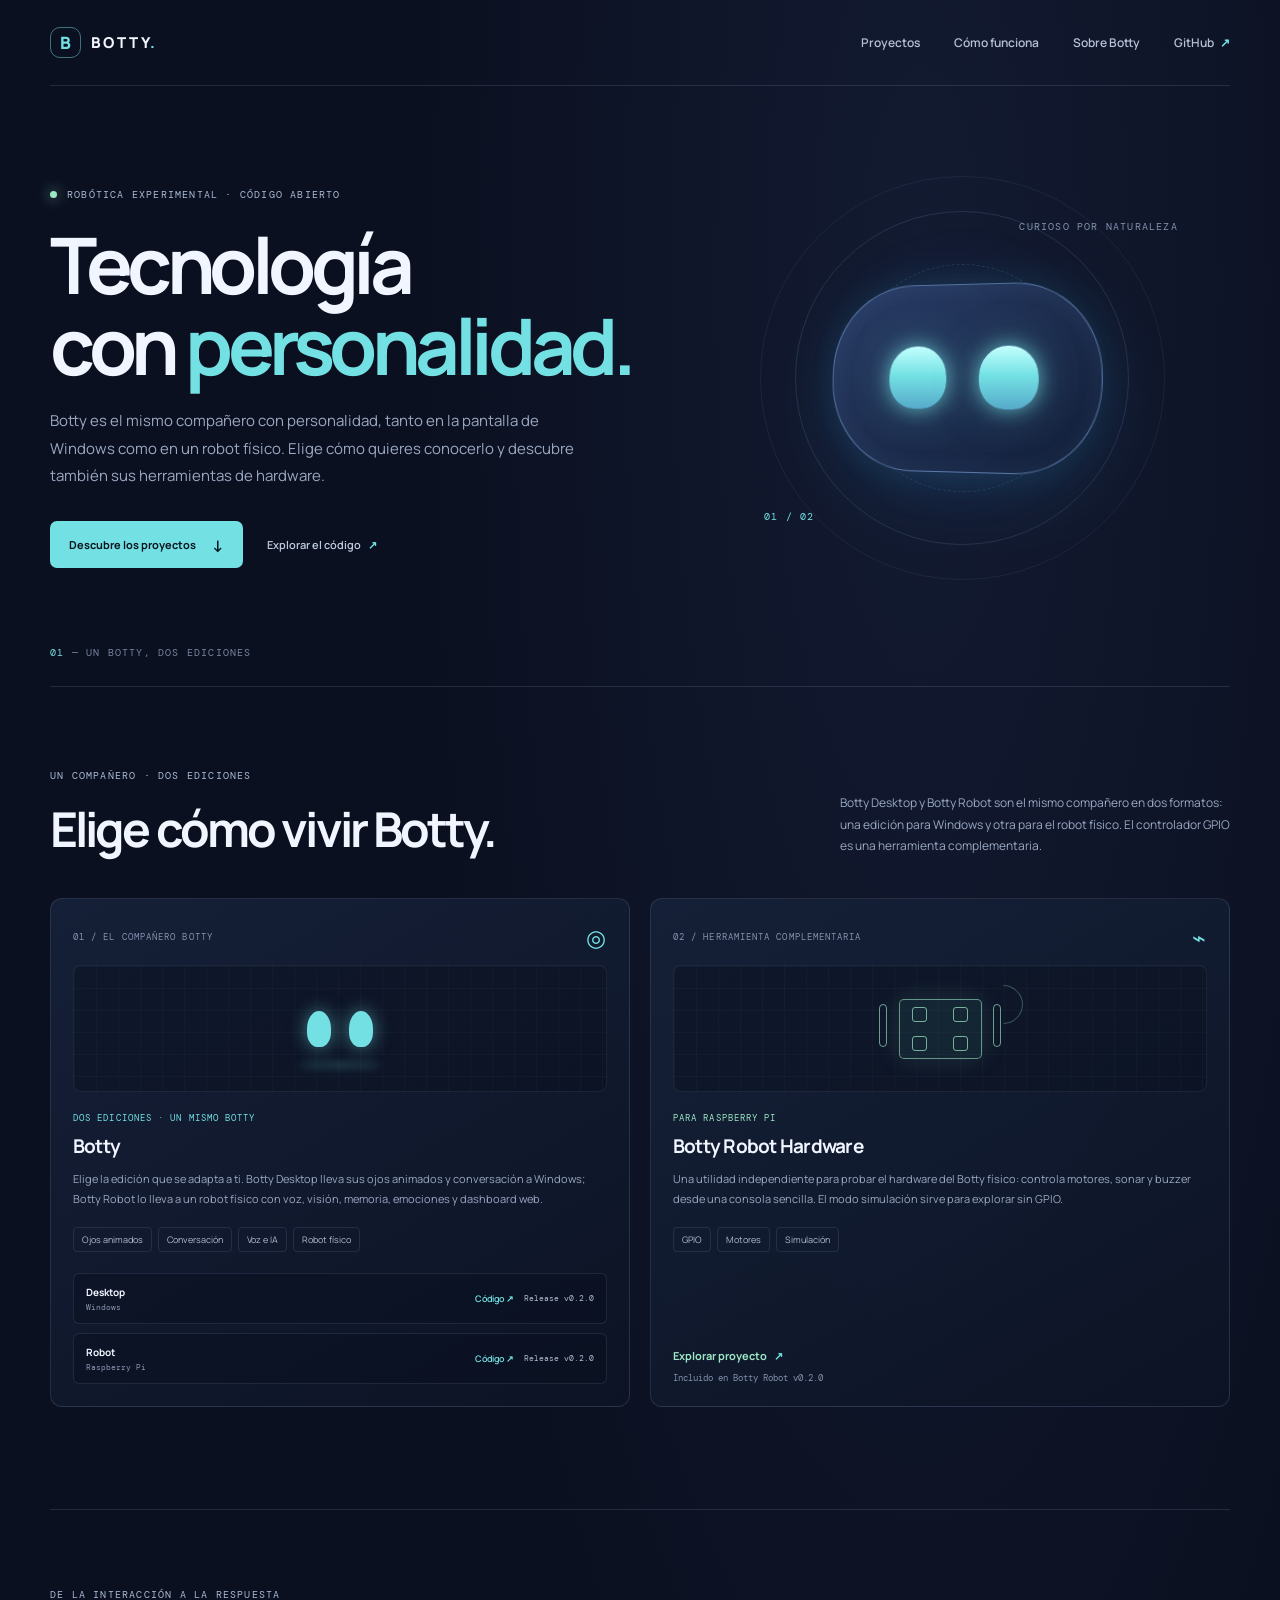
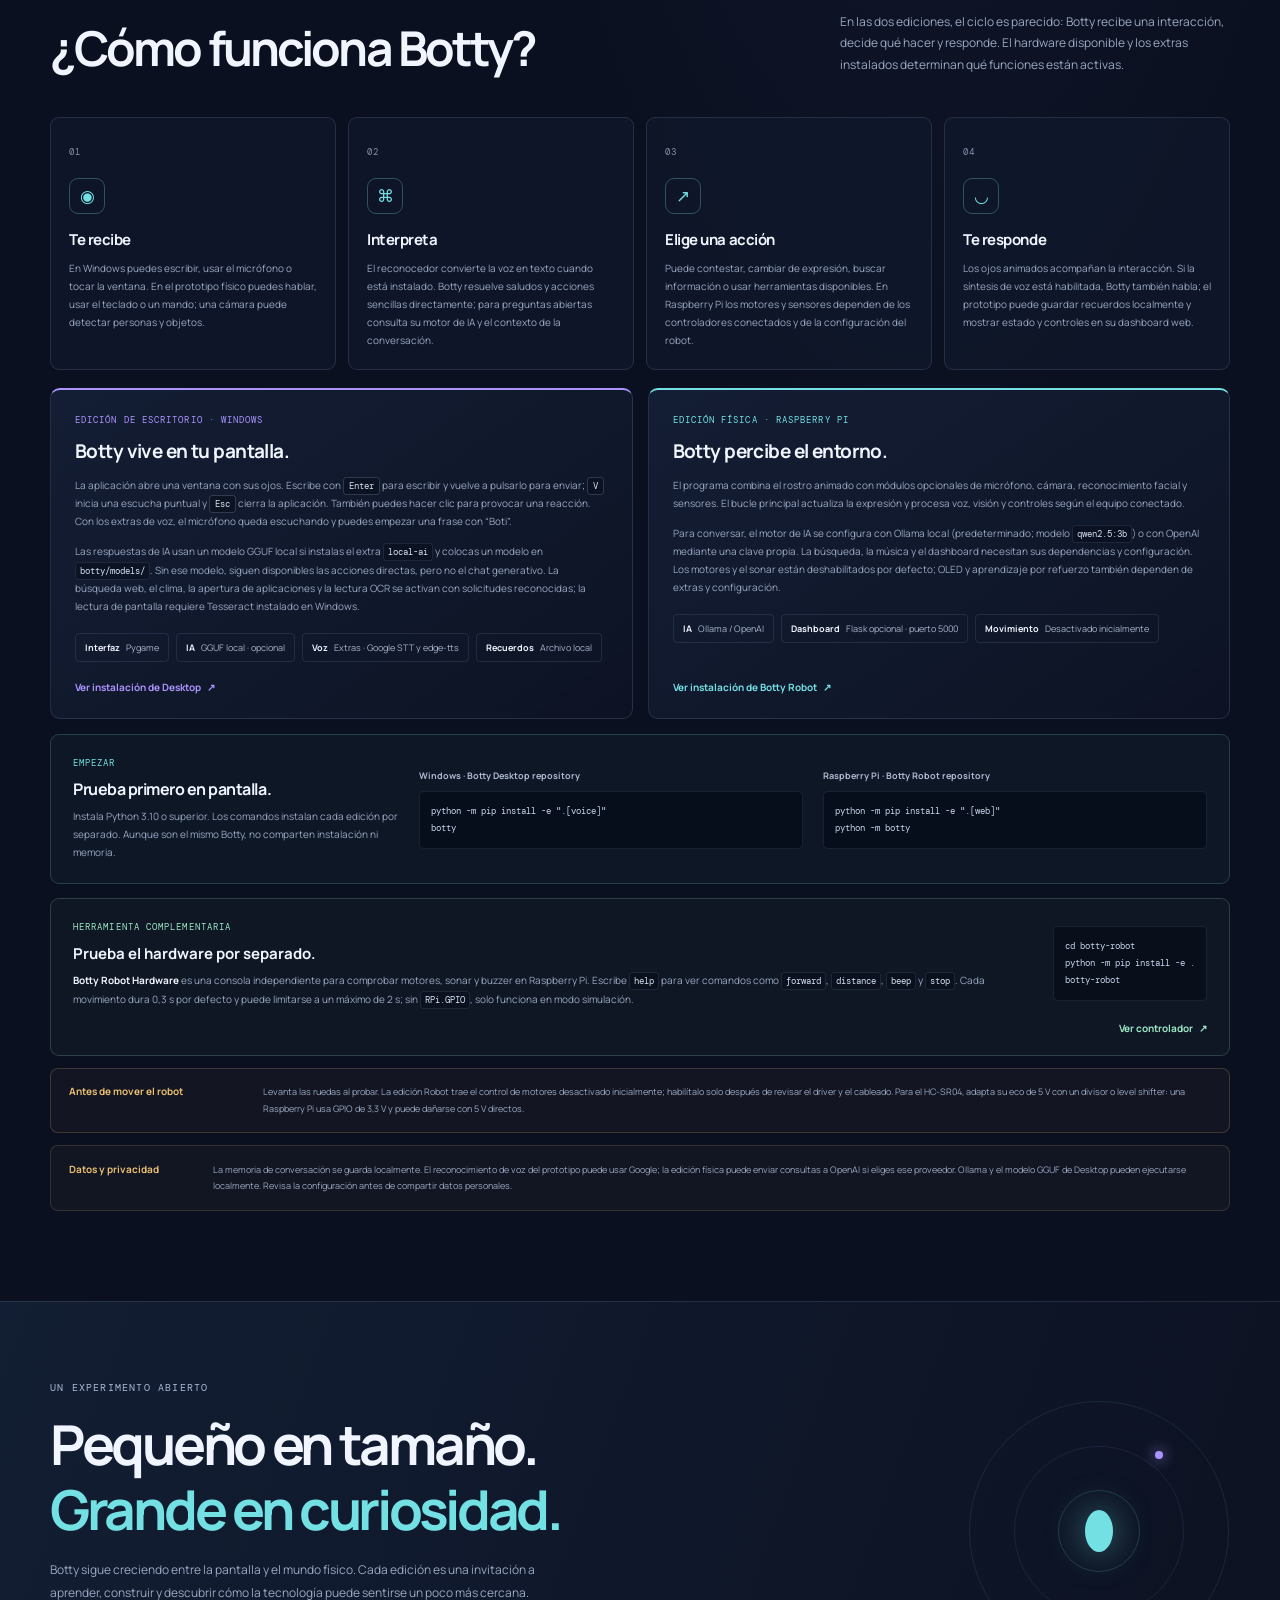
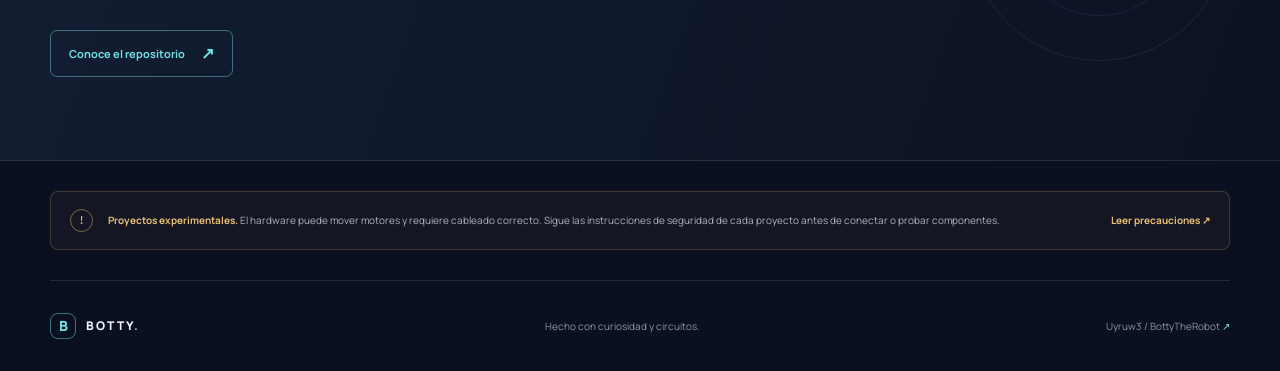
<file: docs/index.html>
<!doctype html>
<html lang="es">
  <head>
    <meta charset="utf-8">
    <meta name="viewport" content="width=device-width, initial-scale=1">
    <meta name="theme-color" content="#0b1020">
    <meta
      name="description"
      content="Conoce cómo funciona Botty: la misma personalidad en escritorio Windows y robot Raspberry Pi, con guía de uso, IA, voz, privacidad y hardware."
    >
    <title>Botty — robótica con personalidad</title>
    <link rel="stylesheet" href="styles.css">
  </head>
  <body>
    <header class="site-header">
      <a class="brand" href="#inicio" aria-label="Botty, inicio">
        <span class="brand-mark" aria-hidden="true">B</span>
        <span>BOTTY<span class="brand-dot">.</span></span>
      </a>
      <nav aria-label="Navegación principal">
        <a href="#proyectos">Proyectos</a>
        <a href="#funcionamiento">Cómo funciona</a>
        <a href="#filosofia">Sobre Botty</a>
        <a class="nav-link" href="https://github.com/Uyruw3/BottyTheRobot">GitHub <span aria-hidden="true">↗</span></a>
      </nav>
    </header>

    <main>
      <section class="hero" id="inicio">
        <div class="hero-copy">
          <p class="eyebrow"><span class="status-dot"></span> ROBÓTICA EXPERIMENTAL · CÓDIGO ABIERTO</p>
          <h1>Tecnología<br>con <span>personalidad.</span></h1>
          <p class="hero-description">
            Botty es el mismo compañero con personalidad, tanto en la pantalla
            de Windows como en un robot físico. Elige cómo quieres conocerlo y
            descubre también sus herramientas de hardware.
          </p>
          <div class="hero-actions">
            <a class="button button-primary" href="#proyectos">Descubre los proyectos <span aria-hidden="true">↓</span></a>
            <a class="text-link" href="https://github.com/Uyruw3/BottyTheRobot">Explorar el código <span aria-hidden="true">↗</span></a>
          </div>
        </div>
        <div class="botty-orbit" role="img" aria-label="Ilustración abstracta de los ojos de Botty">
          <div class="orbit orbit-one"></div>
          <div class="orbit orbit-two"></div>
          <div class="botty-face">
            <span class="eye eye-left"></span>
            <span class="eye eye-right"></span>
          </div>
          <span class="orbit-label">CURIOSO POR NATURALEZA</span>
          <span class="orbit-coord">01 / 02</span>
        </div>
        <div class="hero-index" aria-hidden="true"><span>01</span> — UN BOTTY, DOS EDICIONES</div>
      </section>

      <section class="projects section-wrap" id="proyectos">
        <div class="section-heading">
          <div>
            <p class="eyebrow">UN COMPAÑERO · DOS EDICIONES</p>
            <h2>Elige cómo vivir Botty.</h2>
          </div>
          <p class="section-intro">
            Botty Desktop y Botty Robot son el mismo compañero en dos
            formatos: una edición para Windows y otra para el robot físico.
            El controlador GPIO es una herramienta complementaria.
          </p>
        </div>

        <div class="project-grid">
          <article class="project-card card-prototype">
            <div class="card-topline"><span>01 / EL COMPAÑERO BOTTY</span><span class="card-symbol" aria-hidden="true">◎</span></div>
            <div class="project-illustration illustration-prototype" aria-hidden="true">
              <span class="illustration-eye"></span><span class="illustration-eye"></span>
              <span class="illustration-base"></span>
            </div>
            <p class="project-kicker">DOS EDICIONES · UN MISMO BOTTY</p>
            <h3>Botty</h3>
            <p class="project-description">
              Elige la edición que se adapta a ti. Botty Desktop lleva sus ojos
              animados y conversación a Windows; Botty Robot lo lleva a un
              robot físico con voz, visión, memoria, emociones y dashboard web.
            </p>
            <ul class="tag-list" aria-label="Funciones de Botty">
              <li>Ojos animados</li><li>Conversación</li><li>Voz e IA</li><li>Robot físico</li>
            </ul>
            <div class="edition-links">
              <div class="edition-link">
                <span><strong>Desktop</strong><small>Windows</small></span>
                <a href="https://github.com/Uyruw3/BottyDesktop">Código <span aria-hidden="true">↗</span></a>
                <a href="https://github.com/Uyruw3/BottyDesktop/releases/tag/v0.2.0">Release v0.2.0</a>
              </div>
              <div class="edition-link">
                <span><strong>Robot</strong><small>Raspberry Pi</small></span>
                <a href="https://github.com/Uyruw3/BottyRobot">Código <span aria-hidden="true">↗</span></a>
                <a href="https://github.com/Uyruw3/BottyRobot/releases/tag/v0.2.0">Release v0.2.0</a>
              </div>
            </div>
          </article>

          <article class="project-card card-hardware">
            <div class="card-topline"><span>02 / HERRAMIENTA COMPLEMENTARIA</span><span class="card-symbol" aria-hidden="true">⌁</span></div>
            <div class="project-illustration illustration-hardware" aria-hidden="true">
              <span class="hardware-wheel wheel-left"></span>
              <span class="hardware-board"><i></i><i></i><i></i><i></i></span>
              <span class="hardware-wheel wheel-right"></span>
              <span class="hardware-wave"></span>
            </div>
            <p class="project-kicker">PARA RASPBERRY PI</p>
            <h3>Botty Robot Hardware</h3>
            <p class="project-description">
              Una utilidad independiente para probar el hardware del Botty
              físico: controla motores, sonar y buzzer desde una consola
              sencilla. El modo simulación sirve para explorar sin GPIO.
            </p>
            <ul class="tag-list" aria-label="Funciones principales">
              <li>GPIO</li><li>Motores</li><li>Simulación</li>
            </ul>
            <a class="card-link" href="https://github.com/Uyruw3/BottyRobot/tree/main/botty-robot">
              Explorar proyecto <span aria-hidden="true">↗</span>
            </a>
            <a class="release-link" href="https://github.com/Uyruw3/BottyRobot/releases/tag/v0.2.0">Incluido en Botty Robot v0.2.0</a>
          </article>
        </div>
      </section>

      <section class="how-it-works section-wrap" id="funcionamiento">
        <div class="section-heading">
          <div>
            <p class="eyebrow">DE LA INTERACCIÓN A LA RESPUESTA</p>
            <h2>¿Cómo funciona Botty?</h2>
          </div>
          <p class="section-intro">
            En las dos ediciones, el ciclo es parecido: Botty recibe una
            interacción, decide qué hacer y responde. El hardware disponible
            y los extras instalados determinan qué funciones están activas.
          </p>
        </div>

        <ol class="flow-grid">
          <li class="flow-card">
            <span class="flow-number">01</span>
            <span class="flow-icon" aria-hidden="true">◉</span>
            <h3>Te recibe</h3>
            <p>
              En Windows puedes escribir, usar el micrófono o tocar la ventana.
              En el prototipo físico puedes hablar, usar el teclado o un mando;
              una cámara puede detectar personas y objetos.
            </p>
          </li>
          <li class="flow-card">
            <span class="flow-number">02</span>
            <span class="flow-icon" aria-hidden="true">⌘</span>
            <h3>Interpreta</h3>
            <p>
              El reconocedor convierte la voz en texto cuando está instalado.
              Botty resuelve saludos y acciones sencillas directamente; para
              preguntas abiertas consulta su motor de IA y el contexto de la
              conversación.
            </p>
          </li>
          <li class="flow-card">
            <span class="flow-number">03</span>
            <span class="flow-icon" aria-hidden="true">↗</span>
            <h3>Elige una acción</h3>
            <p>
              Puede contestar, cambiar de expresión, buscar información o usar
              herramientas disponibles. En Raspberry Pi los motores y sensores
              dependen de los controladores conectados y de la configuración
              del robot.
            </p>
          </li>
          <li class="flow-card">
            <span class="flow-number">04</span>
            <span class="flow-icon" aria-hidden="true">◡</span>
            <h3>Te responde</h3>
            <p>
              Los ojos animados acompañan la interacción. Si la síntesis de voz
              está habilitada, Botty también habla; el prototipo puede guardar
              recuerdos localmente y mostrar estado y controles en su dashboard
              web.
            </p>
          </li>
        </ol>

        <div class="edition-details">
          <article class="detail-panel detail-desktop">
            <p class="eyebrow">EDICIÓN DE ESCRITORIO · WINDOWS</p>
            <h3>Botty vive en tu pantalla.</h3>
            <p>
              La aplicación abre una ventana con sus ojos. Escribe con
              <kbd>Enter</kbd> para escribir y vuelve a pulsarlo para enviar;
              <kbd>V</kbd> inicia una escucha puntual y <kbd>Esc</kbd> cierra la
              aplicación. También puedes hacer clic para provocar una reacción.
              Con los extras de voz, el micrófono queda escuchando y puedes
              empezar una frase con “Boti”.
            </p>
            <p>
              Las respuestas de IA usan un modelo GGUF local si instalas el
              extra <code>local-ai</code> y colocas un modelo en
              <code>botty/models/</code>. Sin ese modelo, siguen disponibles
              las acciones directas, pero no el chat generativo. La búsqueda
              web, el clima, la apertura de aplicaciones y la lectura OCR se
              activan con solicitudes reconocidas; la lectura de pantalla
              requiere Tesseract instalado en Windows.
            </p>
            <div class="detail-facts">
              <span><strong>Interfaz</strong> Pygame</span>
              <span><strong>IA</strong> GGUF local · opcional</span>
              <span><strong>Voz</strong> Extras · Google STT y edge-tts</span>
              <span><strong>Recuerdos</strong> Archivo local</span>
            </div>
            <a class="detail-link" href="https://github.com/Uyruw3/BottyDesktop/releases/tag/v0.2.0">Ver instalación de Desktop <span aria-hidden="true">↗</span></a>
          </article>

          <article class="detail-panel detail-robot">
            <p class="eyebrow">EDICIÓN FÍSICA · RASPBERRY PI</p>
            <h3>Botty percibe el entorno.</h3>
            <p>
              El programa combina el rostro animado con módulos opcionales de
              micrófono, cámara, reconocimiento facial y sensores. El bucle
              principal actualiza la expresión y procesa voz, visión y
              controles según el equipo conectado.
            </p>
            <p>
              Para conversar, el motor de IA se configura con Ollama local
              (predeterminado; modelo <code>qwen2.5:3b</code>) o con OpenAI
              mediante una clave propia. La búsqueda, la música y el dashboard
              necesitan sus dependencias y configuración. Los motores y el
              sonar están deshabilitados por defecto; OLED y aprendizaje por
              refuerzo también dependen de extras y configuración.
            </p>
            <div class="detail-facts">
              <span><strong>IA</strong> Ollama / OpenAI</span>
              <span><strong>Dashboard</strong> Flask opcional · puerto 5000</span>
              <span><strong>Movimiento</strong> Desactivado inicialmente</span>
            </div>
            <a class="detail-link" href="https://github.com/Uyruw3/BottyRobot/releases/tag/v0.2.0">Ver instalación de Botty Robot <span aria-hidden="true">↗</span></a>
          </article>
        </div>

        <aside class="setup-panel">
          <div>
            <p class="eyebrow">EMPEZAR</p>
            <h3>Prueba primero en pantalla.</h3>
            <p>
              Instala Python 3.10 o superior. Los comandos instalan cada edición
              por separado. Aunque son el mismo Botty, no comparten instalación
              ni memoria.
            </p>
          </div>
          <div class="setup-command">
            <span>Windows · Botty Desktop repository</span>
            <code>python -m pip install -e ".[voice]"<br>botty</code>
          </div>
          <div class="setup-command">
            <span>Raspberry Pi · Botty Robot repository</span>
            <code>python -m pip install -e ".[web]"<br>python -m botty</code>
          </div>
        </aside>

        <div class="hardware-how">
          <div>
            <p class="eyebrow">HERRAMIENTA COMPLEMENTARIA</p>
            <h3>Prueba el hardware por separado.</h3>
            <p>
              <strong>Botty Robot Hardware</strong> es una consola independiente
              para comprobar motores, sonar y buzzer en Raspberry Pi. Escribe
              <code>help</code> para ver comandos como <code>forward</code>,
              <code>distance</code>, <code>beep</code> y <code>stop</code>.
              Cada movimiento dura 0,3 s por defecto y puede limitarse a un
              máximo de 2 s; sin <code>RPi.GPIO</code>, solo funciona en modo
              simulación.
            </p>
          </div>
          <code class="hardware-install">cd botty-robot<br>python -m pip install -e .<br>botty-robot</code>
          <a class="detail-link" href="https://github.com/Uyruw3/BottyRobot/releases/tag/v0.2.0">Ver controlador <span aria-hidden="true">↗</span></a>
        </div>

        <aside class="robot-config-note">
          <strong>Antes de mover el robot</strong>
          <p>
            Levanta las ruedas al probar. La edición Robot trae el control
            de motores desactivado inicialmente; habilítalo solo después de
            revisar el driver y el cableado. Para el HC-SR04, adapta su eco de
            5 V con un divisor o level shifter: una Raspberry Pi usa GPIO de
            3,3 V y puede dañarse con 5 V directos.
          </p>
        </aside>

        <aside class="privacy-panel">
          <strong>Datos y privacidad</strong>
          <p>
            La memoria de conversación se guarda localmente. El reconocimiento
            de voz del prototipo puede usar Google; la edición física puede
            enviar consultas a OpenAI si eliges ese proveedor. Ollama y el
            modelo GGUF de Desktop pueden ejecutarse localmente. Revisa la
            configuración antes de compartir datos personales.
          </p>
        </aside>
      </section>

      <section class="manifesto" id="filosofia">
        <div class="manifesto-inner">
          <p class="eyebrow">UN EXPERIMENTO ABIERTO</p>
          <h2>Pequeño en tamaño.<br><span>Grande en curiosidad.</span></h2>
          <p>
            Botty sigue creciendo entre la pantalla y el mundo físico. Cada
            edición es una invitación a aprender, construir y descubrir cómo
            la tecnología puede sentirse un poco más cercana.
          </p>
          <a class="button button-outline" href="https://github.com/Uyruw3/BottyTheRobot">Conoce el repositorio <span aria-hidden="true">↗</span></a>
        </div>
        <div class="manifesto-orbit" aria-hidden="true"><span></span><i></i></div>
      </section>

      <aside class="safety-note">
        <span class="safety-icon" aria-hidden="true">!</span>
        <p><strong>Proyectos experimentales.</strong> El hardware puede mover motores y requiere cableado correcto. Sigue las instrucciones de seguridad de cada proyecto antes de conectar o probar componentes.</p>
        <a href="https://github.com/Uyruw3/BottyRobot/tree/main/botty-robot#requirements-and-wiring">Leer precauciones <span aria-hidden="true">↗</span></a>
      </aside>
    </main>

    <footer class="site-footer">
      <a class="brand" href="#inicio"><span class="brand-mark" aria-hidden="true">B</span><span>BOTTY<span class="brand-dot">.</span></span></a>
      <p>Hecho con curiosidad y circuitos.</p>
      <a href="https://github.com/Uyruw3/BottyTheRobot">Uyruw3 / BottyTheRobot <span aria-hidden="true">↗</span></a>
    </footer>
  </body>
</html>
</file>
<file: docs/styles.css>
@import url("https://fonts.googleapis.com/css2?family=DM+Mono:wght@400;500&family=Manrope:wght@400;500;600;700;800&display=swap");

:root {
  color-scheme: dark;
  --bg: #0b1020;
  --bg-soft: #10172a;
  --panel: #121b30;
  --line: rgba(174, 194, 231, 0.14);
  --text: #f1f5ff;
  --muted: #9aa8c2;
  --cyan: #73e1e3;
  --violet: #ab94ff;
  --mint: #9ce8c5;
  --mono: "DM Mono", Consolas, monospace;
  --sans: "Manrope", "Segoe UI", sans-serif;
}

* {
  box-sizing: border-box;
}

html {
  scroll-behavior: smooth;
}

body {
  min-width: 320px;
  margin: 0;
  background:
    radial-gradient(ellipse at 72% 8%, rgba(75, 105, 177, 0.12), transparent 32rem),
    var(--bg);
  color: var(--text);
  font-family: var(--sans);
  -webkit-font-smoothing: antialiased;
}

a {
  color: inherit;
  text-decoration: none;
}

a:focus-visible {
  outline: 2px solid var(--cyan);
  outline-offset: 5px;
}

.site-header,
.site-footer {
  display: flex;
  align-items: center;
  justify-content: space-between;
  width: min(1180px, calc(100% - 64px));
  margin: 0 auto;
}

.site-header {
  min-height: 86px;
  border-bottom: 1px solid var(--line);
}

.brand {
  display: inline-flex;
  align-items: center;
  gap: 10px;
  font-size: 15px;
  font-weight: 800;
  letter-spacing: 0.16em;
}

.brand-mark {
  display: grid;
  width: 31px;
  height: 31px;
  place-items: center;
  border: 1px solid rgba(115, 225, 227, 0.48);
  border-radius: 10px;
  color: var(--cyan);
  font-size: 17px;
  letter-spacing: 0;
}

.brand-dot {
  color: var(--cyan);
}

.site-header nav {
  display: flex;
  align-items: center;
  gap: 34px;
  color: #b6c0d5;
  font-size: 12px;
  font-weight: 600;
}

.site-header nav a,
.site-footer a,
.text-link,
.safety-note a {
  transition: color 160ms ease;
}

.site-header nav a:hover,
.site-footer a:hover,
.text-link:hover,
.safety-note a:hover {
  color: var(--cyan);
}

.nav-link span {
  margin-left: 4px;
  color: var(--cyan);
}

.hero {
  position: relative;
  display: grid;
  grid-template-columns: 1fr 0.88fr;
  align-items: center;
  gap: 36px;
  width: min(1180px, calc(100% - 64px));
  min-height: 570px;
  margin: 0 auto;
  padding: 72px 0 88px;
}

.hero-copy {
  position: relative;
  z-index: 1;
  max-width: 620px;
}

.eyebrow,
.project-kicker,
.card-topline,
.hero-index,
.orbit-label,
.orbit-coord {
  font-family: var(--mono);
  font-size: 10px;
  font-weight: 400;
  letter-spacing: 0.12em;
}

.eyebrow {
  display: flex;
  align-items: center;
  gap: 10px;
  margin: 0 0 23px;
  color: #a8bad5;
}

.status-dot {
  width: 7px;
  height: 7px;
  border-radius: 50%;
  background: var(--mint);
  box-shadow: 0 0 13px rgba(156, 232, 197, 0.8);
}

h1,
h2,
h3,
p {
  margin-top: 0;
}

h1 {
  margin-bottom: 21px;
  font-size: clamp(48px, 6.5vw, 78px);
  font-weight: 700;
  letter-spacing: -0.07em;
  line-height: 1.04;
}

h1 span,
.manifesto h2 span {
  color: var(--cyan);
}

.hero-description {
  max-width: 535px;
  margin-bottom: 31px;
  color: var(--muted);
  font-size: 15px;
  line-height: 1.85;
}

.hero-actions {
  display: flex;
  align-items: center;
  flex-wrap: wrap;
  gap: 24px;
}

.button {
  display: inline-flex;
  min-height: 47px;
  align-items: center;
  justify-content: center;
  gap: 16px;
  padding: 0 18px;
  border: 1px solid transparent;
  border-radius: 7px;
  font-size: 11px;
  font-weight: 700;
  transition: transform 160ms ease, background 160ms ease, border-color 160ms ease;
}

.button:hover {
  transform: translateY(-2px);
}

.button-primary {
  background: var(--cyan);
  color: #09131e;
}

.button-primary:hover {
  background: #9af2ed;
}

.button-primary span,
.button-outline span {
  font-size: 16px;
}

.text-link {
  color: #c0cbe0;
  font-size: 11px;
  font-weight: 600;
}

.text-link span,
.card-link span {
  margin-left: 5px;
  color: var(--cyan);
}

.botty-orbit {
  position: relative;
  display: grid;
  width: min(100%, 440px);
  aspect-ratio: 1;
  place-items: center;
  justify-self: center;
  isolation: isolate;
}

.botty-orbit::before,
.botty-orbit::after {
  position: absolute;
  z-index: -1;
  border-radius: 50%;
  content: "";
}

.botty-orbit::before {
  inset: 17%;
  background: radial-gradient(circle, rgba(76, 111, 176, 0.24), rgba(21, 35, 65, 0.12) 57%, transparent 72%);
  filter: blur(4px);
}

.botty-orbit::after {
  inset: 4%;
  border: 1px solid rgba(127, 154, 208, 0.1);
}

.orbit {
  position: absolute;
  border: 1px solid rgba(135, 163, 217, 0.17);
  border-radius: 50%;
}

.orbit-one {
  inset: 12%;
}

.orbit-two {
  inset: 24%;
  border-style: dashed;
  border-color: rgba(115, 225, 227, 0.15);
}

.botty-face {
  display: flex;
  width: 62%;
  height: 43%;
  align-items: center;
  justify-content: center;
  gap: 12%;
  border: 1px solid rgba(137, 177, 234, 0.54);
  border-radius: 31% / 48%;
  background: linear-gradient(145deg, rgba(48, 71, 118, 0.76), rgba(17, 30, 56, 0.9));
  box-shadow:
    0 20px 65px rgba(41, 108, 171, 0.22),
    inset 0 0 25px rgba(122, 178, 240, 0.08),
    0 0 40px rgba(69, 180, 208, 0.12);
  transform: perspective(550px) rotateY(-9deg) rotateX(3deg);
}

.eye {
  width: 22%;
  height: 34%;
  border-radius: 48% 48% 43% 43%;
  background: linear-gradient(180deg, #c3ffff 0%, var(--cyan) 47%, #56aaca 100%);
  box-shadow: 0 0 20px rgba(115, 225, 227, 0.7), 0 0 48px rgba(115, 225, 227, 0.26);
  animation: blink 6s ease-in-out infinite;
}

.eye-right {
  animation-delay: 120ms;
}

.orbit-label,
.orbit-coord {
  position: absolute;
  color: #8393b0;
}

.orbit-label {
  top: 14%;
  right: 1%;
}

.orbit-coord {
  bottom: 17%;
  left: 5%;
  color: var(--cyan);
}

.hero-index {
  position: absolute;
  bottom: 27px;
  left: 0;
  color: #76849e;
}

.hero-index span {
  color: var(--cyan);
}

.section-wrap {
  width: min(1180px, calc(100% - 64px));
  margin: 0 auto;
}

.projects {
  padding: 82px 0 102px;
  border-top: 1px solid var(--line);
}

.section-heading {
  display: flex;
  align-items: end;
  justify-content: space-between;
  gap: 40px;
  margin-bottom: 37px;
}

.section-heading .eyebrow {
  margin-bottom: 14px;
}

h2 {
  margin-bottom: 0;
  font-size: clamp(34px, 4vw, 48px);
  font-weight: 700;
  letter-spacing: -0.06em;
}

.section-intro {
  max-width: 390px;
  margin-bottom: 4px;
  color: var(--muted);
  font-size: 12px;
  line-height: 1.8;
}

.project-grid {
  display: grid;
  grid-template-columns: repeat(2, minmax(0, 1fr));
  gap: 20px;
}

.project-card {
  display: flex;
  min-height: 485px;
  flex-direction: column;
  padding: 22px;
  border: 1px solid var(--line);
  border-radius: 12px;
  background: linear-gradient(150deg, rgba(22, 33, 57, 0.94), rgba(13, 20, 37, 0.96));
  transition: border-color 180ms ease, transform 180ms ease;
}

.project-card:hover {
  transform: translateY(-4px);
  border-color: rgba(115, 225, 227, 0.35);
}

.card-topline {
  display: flex;
  align-items: center;
  justify-content: space-between;
  color: #8492ad;
  font-size: 9px;
}

.card-symbol {
  color: var(--cyan);
  font-family: var(--sans);
  font-size: 23px;
}

.project-illustration {
  position: relative;
  display: flex;
  height: 127px;
  align-items: center;
  justify-content: center;
  overflow: hidden;
  margin: 12px 0 20px;
  border: 1px solid rgba(149, 171, 211, 0.1);
  border-radius: 8px;
  background:
    linear-gradient(rgba(148, 174, 220, 0.035) 1px, transparent 1px),
    linear-gradient(90deg, rgba(148, 174, 220, 0.035) 1px, transparent 1px),
    rgba(8, 14, 27, 0.38);
  background-size: 22px 22px;
}

.illustration-eye {
  z-index: 1;
  width: 24px;
  height: 36px;
  margin: 0 9px;
  border-radius: 50% 50% 42% 42%;
  background: var(--cyan);
  box-shadow: 0 0 18px rgba(115, 225, 227, 0.52);
}

.illustration-base {
  position: absolute;
  bottom: 24px;
  width: 82px;
  height: 4px;
  border-radius: 50%;
  background: rgba(115, 225, 227, 0.36);
  filter: blur(4px);
}

.hardware-board {
  position: relative;
  display: grid;
  width: 83px;
  height: 60px;
  grid-template-columns: 1fr 1fr;
  place-items: center;
  border: 1px solid rgba(156, 232, 197, 0.58);
  border-radius: 5px;
  background: rgba(58, 126, 111, 0.16);
  box-shadow: 0 0 26px rgba(156, 232, 197, 0.13);
}

.hardware-board i {
  width: 15px;
  height: 15px;
  border: 1px solid rgba(156, 232, 197, 0.72);
  border-radius: 3px;
}

.hardware-wheel {
  position: absolute;
  top: 38px;
  width: 8px;
  height: 43px;
  border: 1px solid rgba(156, 232, 197, 0.65);
  border-radius: 5px;
}

.wheel-left {
  left: calc(50% - 61px);
}

.wheel-right {
  right: calc(50% - 61px);
}

.hardware-wave {
  position: absolute;
  top: 19px;
  right: calc(50% - 83px);
  width: 39px;
  height: 39px;
  border: 1px solid rgba(156, 232, 197, 0.3);
  border-left-color: transparent;
  border-bottom-color: transparent;
  border-radius: 50%;
  transform: rotate(45deg);
}

.screen-frame {
  position: relative;
  display: flex;
  width: 118px;
  height: 75px;
  align-items: center;
  justify-content: center;
  border: 1px solid rgba(171, 148, 255, 0.58);
  border-radius: 8px;
  background: linear-gradient(140deg, rgba(115, 88, 190, 0.24), rgba(29, 29, 66, 0.68));
  box-shadow: 0 0 27px rgba(171, 148, 255, 0.13);
}

.screen-eyes {
  display: flex;
  gap: 14px;
}

.screen-eyes i {
  width: 13px;
  height: 22px;
  border-radius: 50%;
  background: var(--violet);
  box-shadow: 0 0 14px rgba(171, 148, 255, 0.6);
}

.screen-stand {
  position: absolute;
  bottom: -14px;
  left: 50%;
  width: 35px;
  height: 14px;
  border-bottom: 2px solid rgba(171, 148, 255, 0.56);
  border-left: 2px solid rgba(171, 148, 255, 0.38);
  border-right: 2px solid rgba(171, 148, 255, 0.38);
  transform: translateX(-50%);
}

.screen-spark {
  position: absolute;
  width: 4px;
  height: 4px;
  border-radius: 50%;
  background: var(--violet);
  box-shadow: 0 0 12px var(--violet);
}

.spark-one {
  top: 28px;
  left: calc(50% - 91px);
}

.spark-two {
  right: calc(50% - 96px);
  bottom: 30px;
}

.card-prototype .project-kicker,
.card-prototype .card-link {
  color: var(--cyan);
}

.card-hardware .project-kicker,
.card-hardware .card-link {
  color: var(--mint);
}

.card-desktop .project-kicker,
.card-desktop .card-link {
  color: var(--violet);
}

.project-kicker {
  margin-bottom: 9px;
  font-size: 9px;
}

.project-card h3 {
  margin-bottom: 10px;
  font-size: 19px;
  letter-spacing: -0.04em;
}

.project-description {
  margin-bottom: 18px;
  color: var(--muted);
  font-size: 11px;
  line-height: 1.8;
}

.tag-list {
  display: flex;
  flex-wrap: wrap;
  gap: 6px;
  margin: 0 0 21px;
  padding: 0;
  list-style: none;
}

.tag-list li {
  padding: 5px 8px;
  border: 1px solid rgba(148, 170, 209, 0.15);
  border-radius: 4px;
  color: #afbbd1;
  font-size: 9px;
}

.card-link {
  margin-top: auto;
  font-size: 11px;
  font-weight: 700;
}

.release-link {
  align-self: flex-start;
  margin-top: 9px;
  color: #8290aa;
  font-family: var(--mono);
  font-size: 9px;
  transition: color 160ms ease;
}

.release-link:hover {
  color: var(--text);
}

.how-it-works {
  padding: 78px 0 90px;
  border-top: 1px solid var(--line);
}

.flow-grid {
  display: grid;
  grid-template-columns: repeat(4, minmax(0, 1fr));
  gap: 12px;
  margin: 0;
  padding: 0;
  list-style: none;
}

.flow-card {
  position: relative;
  min-height: 228px;
  padding: 20px 18px;
  border: 1px solid var(--line);
  border-radius: 9px;
  background: rgba(18, 27, 48, 0.52);
}

.flow-number {
  color: #8290aa;
  font-family: var(--mono);
  font-size: 9px;
  letter-spacing: 0.12em;
}

.flow-icon {
  display: grid;
  width: 36px;
  height: 36px;
  place-items: center;
  margin: 18px 0 15px;
  border: 1px solid rgba(115, 225, 227, 0.3);
  border-radius: 9px;
  color: var(--cyan);
  font-size: 17px;
}

.flow-card h3,
.detail-panel h3,
.setup-panel h3 {
  margin-bottom: 9px;
  font-size: 15px;
  letter-spacing: -0.03em;
}

.flow-card p,
.detail-panel > p:not(.eyebrow),
.setup-panel > div:first-child > p:not(.eyebrow),
.privacy-panel p,
.hardware-how p {
  margin-bottom: 0;
  color: var(--muted);
  font-size: 10px;
  line-height: 1.8;
}

code {
  padding: 2px 4px;
  border: 1px solid rgba(148, 170, 209, 0.14);
  border-radius: 3px;
  background: rgba(5, 10, 20, 0.42);
  color: #d4e1f4;
  font-family: var(--mono);
  font-size: 0.92em;
}

.edition-details {
  display: grid;
  grid-template-columns: 1fr 1fr;
  gap: 15px;
  margin-top: 18px;
}

.detail-panel {
  display: flex;
  flex-direction: column;
  padding: 24px;
  border: 1px solid var(--line);
  border-radius: 10px;
  background: linear-gradient(145deg, rgba(22, 33, 57, 0.8), rgba(13, 20, 37, 0.82));
}

.detail-desktop {
  border-top: 2px solid var(--violet);
}

.detail-robot {
  border-top: 2px solid var(--cyan);
}

.detail-panel .eyebrow {
  margin-bottom: 12px;
  font-size: 9px;
}

.detail-desktop .eyebrow {
  color: var(--violet);
}

.detail-robot .eyebrow {
  color: var(--cyan);
}

.detail-panel h3 {
  margin-bottom: 12px;
  font-size: 19px;
}

.detail-panel > p:not(.eyebrow) + p {
  margin-top: 12px;
}

kbd {
  padding: 2px 5px;
  border: 1px solid rgba(148, 170, 209, 0.26);
  border-radius: 3px;
  background: rgba(7, 13, 25, 0.5);
  color: #d9e1f1;
  font-family: var(--mono);
  font-size: 9px;
}

.detail-facts {
  display: flex;
  flex-wrap: wrap;
  gap: 7px;
  margin: 18px 0;
}

.detail-facts span {
  padding: 7px 9px;
  border: 1px solid rgba(148, 170, 209, 0.14);
  border-radius: 4px;
  color: #a8b5cc;
  font-size: 9px;
}

.detail-facts strong {
  margin-right: 4px;
  color: var(--text);
}

.detail-link {
  margin-top: auto;
  color: var(--cyan);
  font-size: 10px;
  font-weight: 700;
}

.detail-desktop .detail-link {
  color: var(--violet);
}

.detail-link span {
  margin-left: 4px;
}

.setup-panel {
  display: grid;
  grid-template-columns: 0.85fr 1fr 1fr;
  gap: 20px;
  align-items: center;
  margin-top: 15px;
  padding: 22px;
  border: 1px solid rgba(115, 225, 227, 0.2);
  border-radius: 9px;
  background: rgba(115, 225, 227, 0.035);
}

.setup-panel .eyebrow {
  margin-bottom: 9px;
  color: var(--cyan);
  font-size: 9px;
}

.setup-panel h3 {
  margin-bottom: 7px;
  font-size: 16px;
}

.setup-command {
  display: grid;
  gap: 9px;
}

.setup-command > span {
  color: #aebbd1;
  font-size: 9px;
  font-weight: 700;
}

.setup-command code {
  display: block;
  overflow-x: auto;
  padding: 11px;
  border: 1px solid rgba(148, 170, 209, 0.13);
  border-radius: 5px;
  background: rgba(5, 10, 20, 0.58);
  color: #c8d6ed;
  font-family: var(--mono);
  font-size: 9px;
  line-height: 1.9;
  white-space: nowrap;
}

.hardware-how {
  display: grid;
  grid-template-columns: 1fr auto;
  align-items: center;
  gap: 13px 24px;
  margin-top: 14px;
  padding: 20px 22px;
  border: 1px solid rgba(156, 232, 197, 0.2);
  border-radius: 9px;
  background: rgba(156, 232, 197, 0.03);
}

.hardware-how .eyebrow {
  margin-bottom: 8px;
  color: var(--mint);
  font-size: 9px;
}

.hardware-how h3 {
  margin-bottom: 7px;
  font-size: 15px;
}

.hardware-how p strong {
  color: var(--text);
}

.hardware-install {
  grid-column: 2;
  grid-row: 1;
  padding: 11px;
  border: 1px solid rgba(148, 170, 209, 0.13);
  border-radius: 5px;
  background: rgba(5, 10, 20, 0.58);
  color: #c8d6ed;
  font-family: var(--mono);
  font-size: 9px;
  line-height: 1.9;
  white-space: nowrap;
}

.hardware-how > .detail-link {
  grid-column: 2;
  justify-self: end;
  color: var(--mint);
}

.robot-config-note {
  display: grid;
  grid-template-columns: 180px 1fr;
  gap: 14px;
  margin-top: 12px;
  padding: 15px 18px;
  border: 1px solid rgba(232, 190, 112, 0.2);
  border-radius: 8px;
  background: rgba(232, 190, 112, 0.035);
}

.robot-config-note > strong {
  color: #e8be70;
  font-size: 10px;
}

.robot-config-note p {
  margin: 0;
  color: var(--muted);
  font-size: 9px;
  line-height: 1.8;
}

.privacy-panel {
  display: grid;
  grid-template-columns: 130px 1fr;
  gap: 14px;
  margin-top: 12px;
  padding: 16px 18px;
  border: 1px solid rgba(232, 190, 112, 0.17);
  border-radius: 8px;
  background: rgba(232, 190, 112, 0.03);
}

.privacy-panel > strong {
  color: #e8be70;
  font-size: 10px;
}

.privacy-panel p {
  font-size: 9px;
}

.edition-links {
  display: grid;
  gap: 9px;
  margin-top: auto;
}

.edition-link {
  display: grid;
  grid-template-columns: 1fr auto auto;
  align-items: center;
  gap: 10px;
  padding: 11px 12px;
  border: 1px solid rgba(148, 170, 209, 0.15);
  border-radius: 6px;
  background: rgba(8, 14, 27, 0.35);
}

.edition-link > span {
  display: grid;
  gap: 3px;
}

.edition-link strong {
  font-size: 10px;
}

.edition-link small,
.edition-link > a:last-child {
  color: #8997b0;
  font-family: var(--mono);
  font-size: 8px;
}

.edition-link > a {
  color: var(--cyan);
  font-size: 9px;
  font-weight: 600;
  transition: color 160ms ease;
}

.edition-link > a:hover {
  color: var(--text);
}

.edition-link > a:last-child {
  color: #afbbd1;
  font-weight: 400;
}

.manifesto {
  position: relative;
  overflow: hidden;
  border-top: 1px solid var(--line);
  border-bottom: 1px solid var(--line);
  background: linear-gradient(110deg, rgba(19, 31, 53, 0.9), rgba(13, 18, 34, 0.86));
}

.manifesto-inner {
  position: relative;
  z-index: 1;
  width: min(1180px, calc(100% - 64px));
  margin: 0 auto;
  padding: 79px 0 83px;
}

.manifesto .eyebrow {
  margin-bottom: 18px;
}

.manifesto h2 {
  margin-bottom: 17px;
  font-size: clamp(36px, 4.5vw, 55px);
  line-height: 1.18;
}

.manifesto-inner > p:not(.eyebrow) {
  max-width: 490px;
  margin-bottom: 25px;
  color: var(--muted);
  font-size: 12px;
  line-height: 1.9;
}

.button-outline {
  border-color: rgba(115, 225, 227, 0.44);
  color: var(--cyan);
}

.button-outline:hover {
  border-color: var(--cyan);
  background: rgba(115, 225, 227, 0.08);
}

.manifesto-orbit {
  position: absolute;
  top: 50%;
  right: max(4%, calc((100vw - 1180px) / 2));
  display: grid;
  width: 260px;
  aspect-ratio: 1;
  place-items: center;
  border: 1px solid rgba(115, 225, 227, 0.1);
  border-radius: 50%;
  transform: translateY(-50%);
}

.manifesto-orbit::before,
.manifesto-orbit::after {
  position: absolute;
  border: 1px solid rgba(171, 148, 255, 0.11);
  border-radius: 50%;
  content: "";
}

.manifesto-orbit::before {
  inset: 17%;
}

.manifesto-orbit::after {
  inset: 34%;
  border-color: rgba(115, 225, 227, 0.18);
}

.manifesto-orbit span {
  width: 28px;
  height: 42px;
  border-radius: 50%;
  background: var(--cyan);
  box-shadow: 0 0 35px rgba(115, 225, 227, 0.5);
}

.manifesto-orbit i {
  position: absolute;
  top: 19%;
  right: 25%;
  width: 8px;
  height: 8px;
  border-radius: 50%;
  background: var(--violet);
  box-shadow: 0 0 14px var(--violet);
}

.safety-note {
  display: flex;
  align-items: center;
  gap: 15px;
  width: min(1180px, calc(100% - 64px));
  margin: 30px auto;
  padding: 17px 19px;
  border: 1px solid rgba(232, 190, 112, 0.22);
  border-radius: 8px;
  background: rgba(232, 190, 112, 0.045);
}

.safety-icon {
  display: grid;
  width: 23px;
  height: 23px;
  flex: 0 0 auto;
  place-items: center;
  border: 1px solid rgba(232, 190, 112, 0.48);
  border-radius: 50%;
  color: #e8be70;
  font-family: var(--mono);
  font-size: 12px;
}

.safety-note p {
  flex: 1;
  margin: 0;
  color: #b1b3bc;
  font-size: 10px;
  line-height: 1.7;
}

.safety-note strong {
  color: #e8be70;
}

.safety-note a {
  flex: 0 0 auto;
  color: #e8be70;
  font-size: 10px;
  font-weight: 700;
}

.site-footer {
  min-height: 91px;
  border-top: 1px solid var(--line);
  color: #8996ae;
  font-size: 10px;
}

.site-footer .brand {
  color: var(--text);
  font-size: 12px;
}

.site-footer .brand-mark {
  width: 26px;
  height: 26px;
  border-radius: 8px;
  font-size: 14px;
}

.site-footer p {
  margin: 0;
}

.site-footer > a:last-child span {
  color: var(--cyan);
}

@keyframes blink {
  0%, 42%, 47%, 100% { transform: scaleY(1); }
  44%, 45% { transform: scaleY(0.12); }
}

@media (max-width: 900px) {
  .hero {
    grid-template-columns: 1fr 0.75fr;
    min-height: 500px;
  }

  .botty-orbit {
    width: 340px;
    max-width: 100%;
  }

  .project-card {
    min-height: 485px;
  }

  .flow-grid {
    grid-template-columns: repeat(2, minmax(0, 1fr));
  }

  .setup-panel {
    grid-template-columns: 1fr 1fr;
  }

  .setup-panel > div:first-child {
    grid-column: 1 / -1;
  }

  .hardware-how {
    grid-template-columns: 1fr;
  }

  .hardware-install,
  .hardware-how > .detail-link {
    grid-column: 1;
    grid-row: auto;
    justify-self: start;
  }

  .robot-config-note {
    grid-template-columns: 1fr;
    gap: 7px;
  }
}

@media (max-width: 650px) {
  .site-header,
  .site-footer,
  .hero,
  .section-wrap,
  .manifesto-inner,
  .safety-note {
    width: min(100% - 36px, 1180px);
  }

  .site-header {
    min-height: 70px;
  }

  .site-header nav {
    gap: 16px;
    font-size: 10px;
  }

  .site-header nav a:first-child {
    display: none;
  }

  .hero {
    grid-template-columns: 1fr;
    gap: 7px;
    padding: 65px 0 64px;
  }

  h1 {
    font-size: clamp(48px, 14vw, 69px);
  }

  .hero-description {
    max-width: 460px;
    font-size: 13px;
  }

  .botty-orbit {
    width: min(100%, 350px);
    margin-top: 17px;
  }

  .hero-index {
    bottom: 20px;
  }

  .projects {
    padding: 60px 0 68px;
  }

  .how-it-works {
    padding: 58px 0 65px;
  }

  .section-heading {
    display: block;
  }

  .section-intro {
    margin-top: 13px;
  }

  .project-grid {
    grid-template-columns: 1fr;
  }

  .project-card {
    min-height: 0;
  }

  .project-illustration {
    height: 145px;
  }

  .flow-grid,
  .edition-details,
  .setup-panel {
    grid-template-columns: 1fr;
  }

  .flow-card {
    min-height: 0;
  }

  .flow-icon {
    margin: 13px 0 11px;
  }

  .setup-panel > div:first-child {
    grid-column: auto;
  }

  .hardware-install {
    max-width: 100%;
    overflow-x: auto;
  }

  .privacy-panel {
    grid-template-columns: 1fr;
    gap: 7px;
  }

  .edition-link {
    grid-template-columns: 1fr auto;
  }

  .edition-link > a:last-child {
    grid-column: 2;
  }

  .manifesto-inner {
    padding: 63px 0;
  }

  .manifesto-orbit {
    top: auto;
    right: -48px;
    bottom: -55px;
    width: 175px;
    opacity: 0.48;
    transform: none;
  }

  .safety-note {
    align-items: flex-start;
    flex-wrap: wrap;
    gap: 10px;
    margin: 22px auto;
  }

  .safety-note p {
    flex-basis: calc(100% - 36px);
  }

  .safety-note a {
    margin-left: 33px;
  }

  .site-footer {
    min-height: 80px;
    flex-wrap: wrap;
    gap: 8px;
    padding: 16px 0;
  }

  .site-footer p {
    display: none;
  }
}

@media (prefers-reduced-motion: reduce) {
  *,
  *::before,
  *::after {
    scroll-behavior: auto !important;
    animation-duration: 0.01ms !important;
    animation-iteration-count: 1 !important;
    transition-duration: 0.01ms !important;
  }
}
</file>
